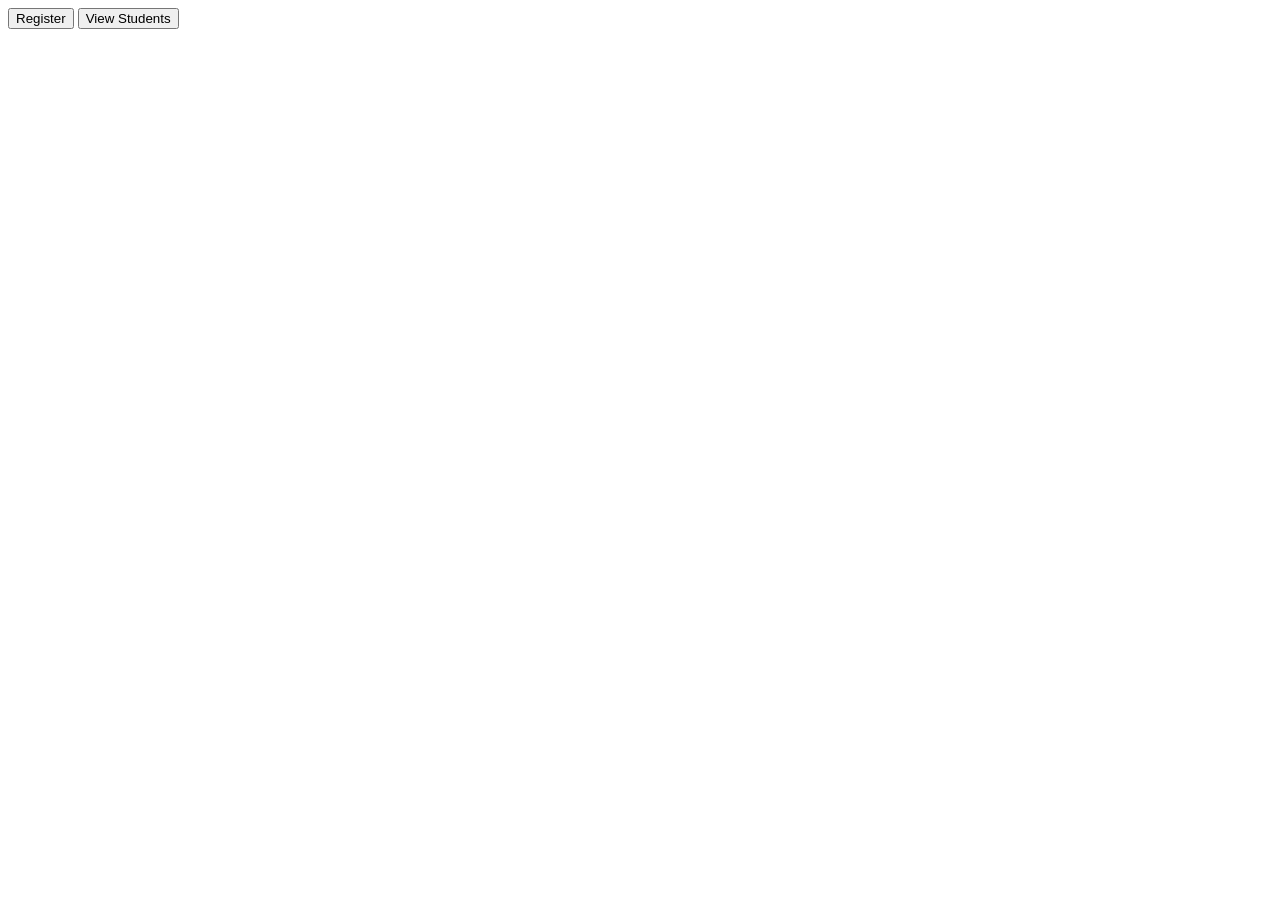
<file: frontend_testing/admin.html>
<!DOCTYPE html>
<html lang="en">
<head>
    <meta charset="UTF-8">
    <meta name="viewport" content="width=device-width, initial-scale=1.0">
    <title>Admin Panel</title>
</head>
<body>
    <button onclick="window.location.href='./user_registration.html'">Register</button>
    <button onclick="window.location.href='./view_students.html'">View Students</button>
</body>
</html>
</file>
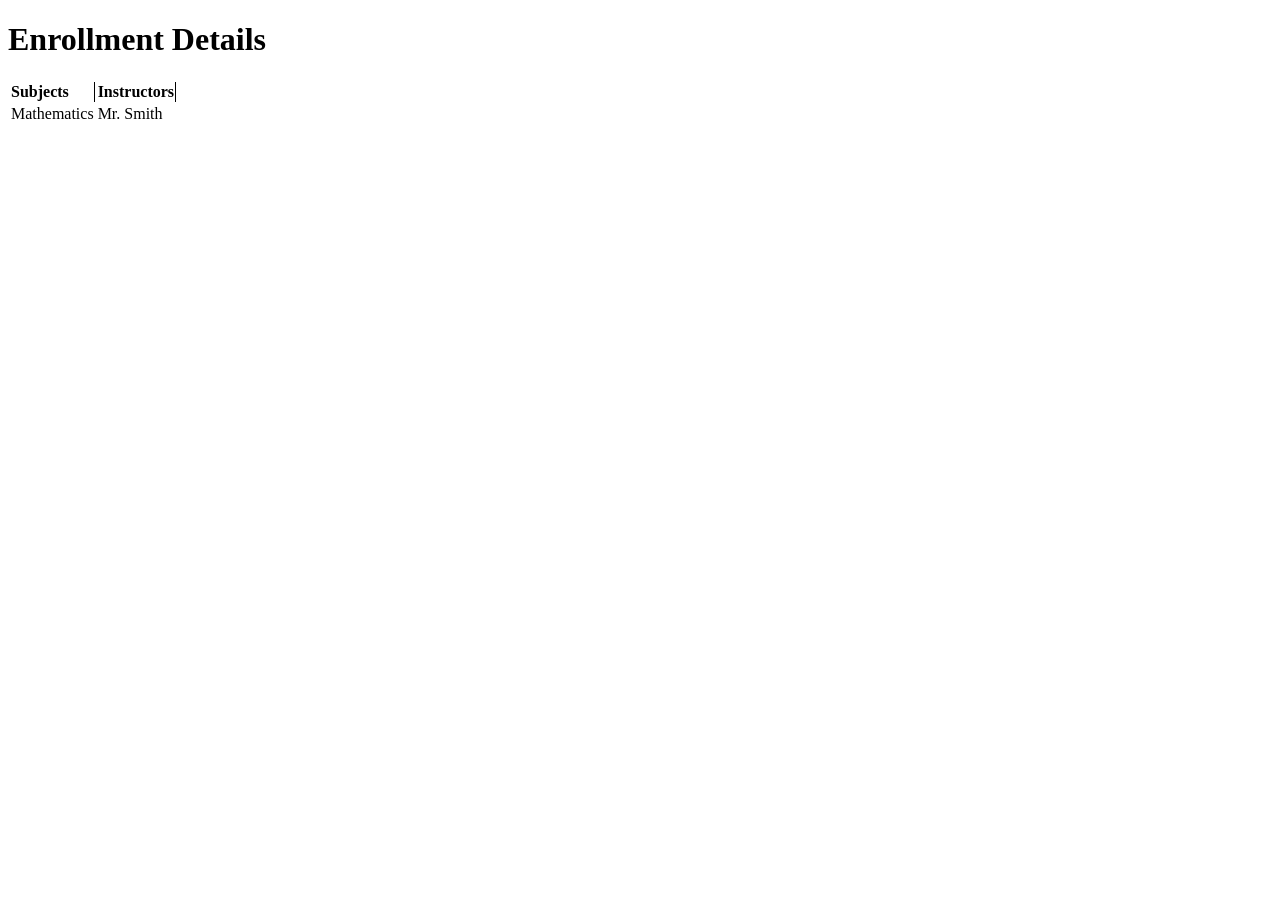
<file: frontend_testing/enrollment_view.html>
<!DOCTYPE html>
<html lang="en">
<head>
    <meta charset="UTF-8">
    <meta name="viewport" content="width=device-width, initial-scale=1.0">
    <title>Enrollment View</title>
</head>
<body>
    <h1>Enrollment Details</h1>
    <table>
        <thead>
            <tr>
                <th style="text-align: start; border-right: 1px solid;">Subjects</th>
                <th style="text-align: start; border-right: 1px solid;">Instructors</th>
            </tr>
        </thead>
        <tbody>
            <tr>
                <td id="subjects">Mathematics</td>
                <td id="instructor">Mr. Smith</td>
            </tr>
        </tbody>
    </table>

<script>
    const API_URL = 'http://127.0.0.1:5000/api/student_panel';

    async function loadEnrollmentData() {
        // 1. Get the token (stored during login)
        const token = localStorage.getItem('token');

        if (!token) {
            alert("No token found! Please log in.");
            return;
        }

        try {
            // 2. Fetch data with the Bearer Token
            const response = await fetch(API_URL, {
                method: 'GET',
                headers: {
                    'Authorization': `Bearer ${token}`,
                    'Content-Type': 'application/json'
                }
            });

            const data = await response.json();

            if (response.ok) {
                const tableBody = document.querySelector('tbody');
                tableBody.innerHTML = ''; // Clear the hardcoded "Mathematics" row

                // 3. Loop through results and build table rows
                data.forEach(item => {
                    const row = `
                        <tr>
                            <td style="border-right: 1px solid;">${item.subject}</td>
                            <td>${item.instructor}</td>
                        </tr>
                    `;
                    tableBody.innerHTML += row;
                });
            } else {
                console.error("Error:", data.message);
                alert("Failed to load data: " + data.message);
            }
        } catch (error) {
            console.error("Fetch Error:", error);
        }
    }

    // Run the function when the page loads
    window.onload = loadEnrollmentData;
</script>
</body>
</html>
</file>
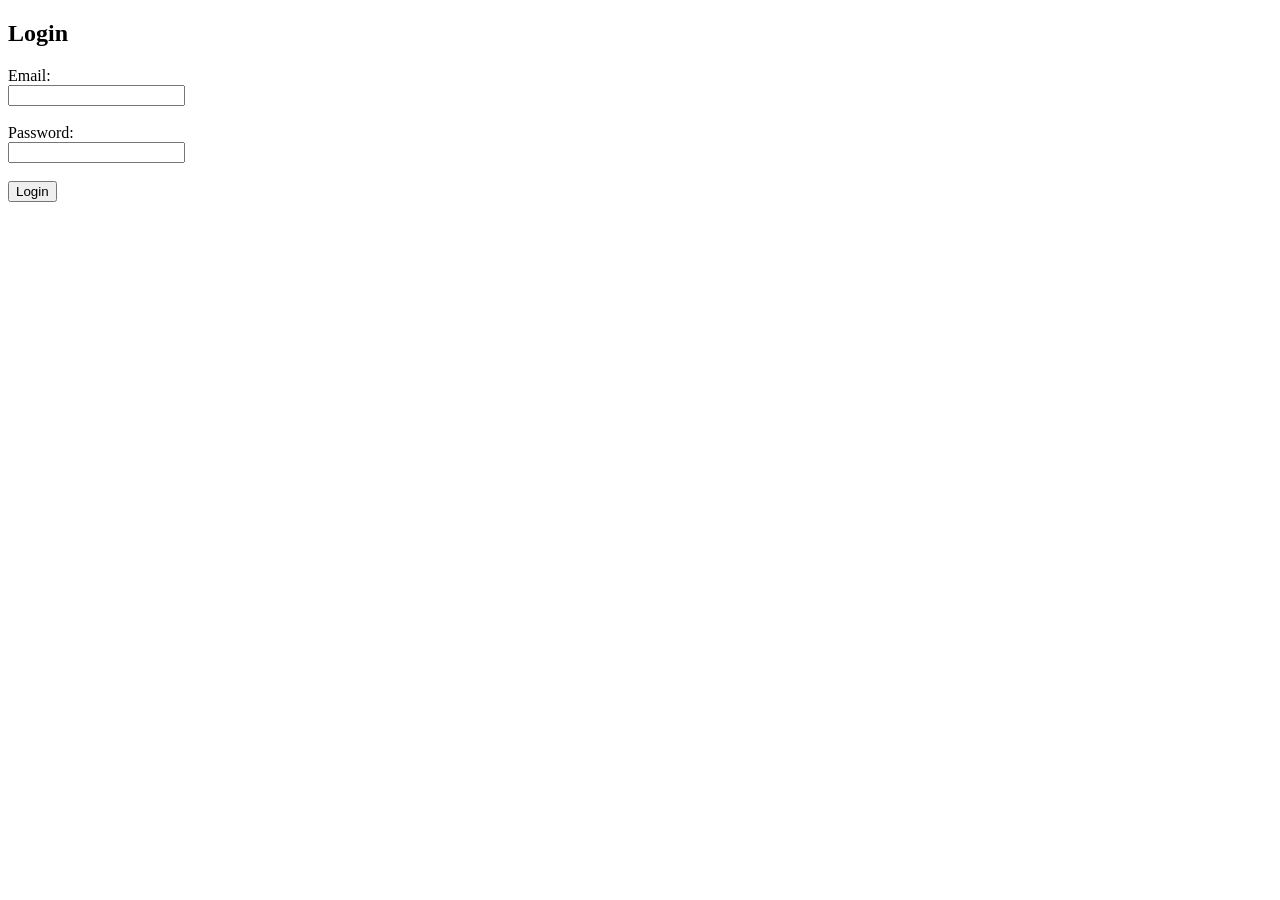
<file: frontend_testing/login.html>
<!DOCTYPE html>
<html lang="en">
<head>
    <meta charset="UTF-8">
    <meta name="viewport" content="width=device-width, initial-scale=1.0">
    <title>Login</title>
</head>
<body>
    <form id="loginForm">
        <h2>Login</h2>
        <label for="email">Email:</label><br>
        <input type="email" id="email" name="email" required><br><br>
        <label for="password">Password:</label><br>
        <input type="password" id="password" name="password" required><br><br>
        <button type="submit">Login</button>
    </form>

    <form id="updatePasswordForm" hidden>
        <h2>Update Password</h2>
        <label for="newPassword">New Password:</label><br>
        <input type="password" id="newPassword" name="newPassword" required><br><br>
        <button type="submit">Update Password</button>
    </form>

<script>
    document.getElementById('loginForm').addEventListener('submit', async function(e) {
        e.preventDefault(); // Prevents the page from refreshing

        const email = document.getElementById('email').value;
        const password = document.getElementById('password').value;
        
        const loginData = {
            email: email,
            password: password
        };
        
        try {
            const response = await fetch('http://127.0.0.1:5000/api/auth/login', {
                method: 'POST',
                headers: {
                    'Content-Type': 'application/json'
                },
                body: JSON.stringify(loginData)
            });

            localStorage.removeItem("userId"); // Clear any existing userId before login
            localStorage.removeItem("firstName");
            localStorage.removeItem("token");
            localStorage.removeItem("email");

            const result = await response.json();

            if (response.ok) {
                alert('Login Successful!');
                // Redirect based on the role your API returns
                student_email = result.email; // Assuming your API returns an email
                localStorage.setItem("email", student_email); // Store email in localStorage
                token = result.token; // Assuming your API returns a token
                localStorage.setItem("token", token); // Store token in localStorage
                firstName = result.first_name; // Assuming your API returns a first_name
                localStorage.setItem("firstName", firstName); // Store firstName in localStorage
                userId = result.user_id; // Assuming your API returns a user_id
                localStorage.setItem("userId", userId); // Store userId in localStorage

                // Check if the password is still temporary
                if (result.is_temporary === 1) {
                    // Show the password change form
                    document.getElementById("loginForm").hidden = true;
                    document.getElementById("updatePasswordForm").hidden = false;
                } else {
                    // Skip the form and go straight to the dashboard
                    window.location.href = './student_panel.html';
                }
            } else {
                alert('Login Failed: ' + result.message);
            }
        } catch (error) {
            console.error('Error:', error);
            alert('Something went wrong with the server.');
        }
    });

// update password form submission
    document.getElementById('updatePasswordForm').addEventListener('submit', async function(e) {
        e.preventDefault(); // Prevents the page from refreshing

        const newPassword = document.getElementById('newPassword').value;
        const userId = localStorage.getItem("userId"); // Get userId from localStorage
        
        const updateData = {
            newPassword: newPassword
        };
        
        try {
            const response = await fetch(`http://127.0.0.1:5000/api/auth/update-password/${userId}`, {
                method: 'PUT',
                headers: {
                    'Content-Type': 'application/json'
                },
                body: JSON.stringify(updateData)
            }); 

            const result = await response.json();
            if (response.ok) {
                alert('Password Updated Successfully!');
                // Redirect to dashboard or another page
                window.location.href = './student_panel.html'; // Redirect to dashboard
            } else {
                alert('Password Update Failed: ' + result.message);
            }} catch (error) {
            console.error('Error:', error);
            alert('Something went wrong with the server.');
        }
    });
</script>

</body>
</html>
</file>
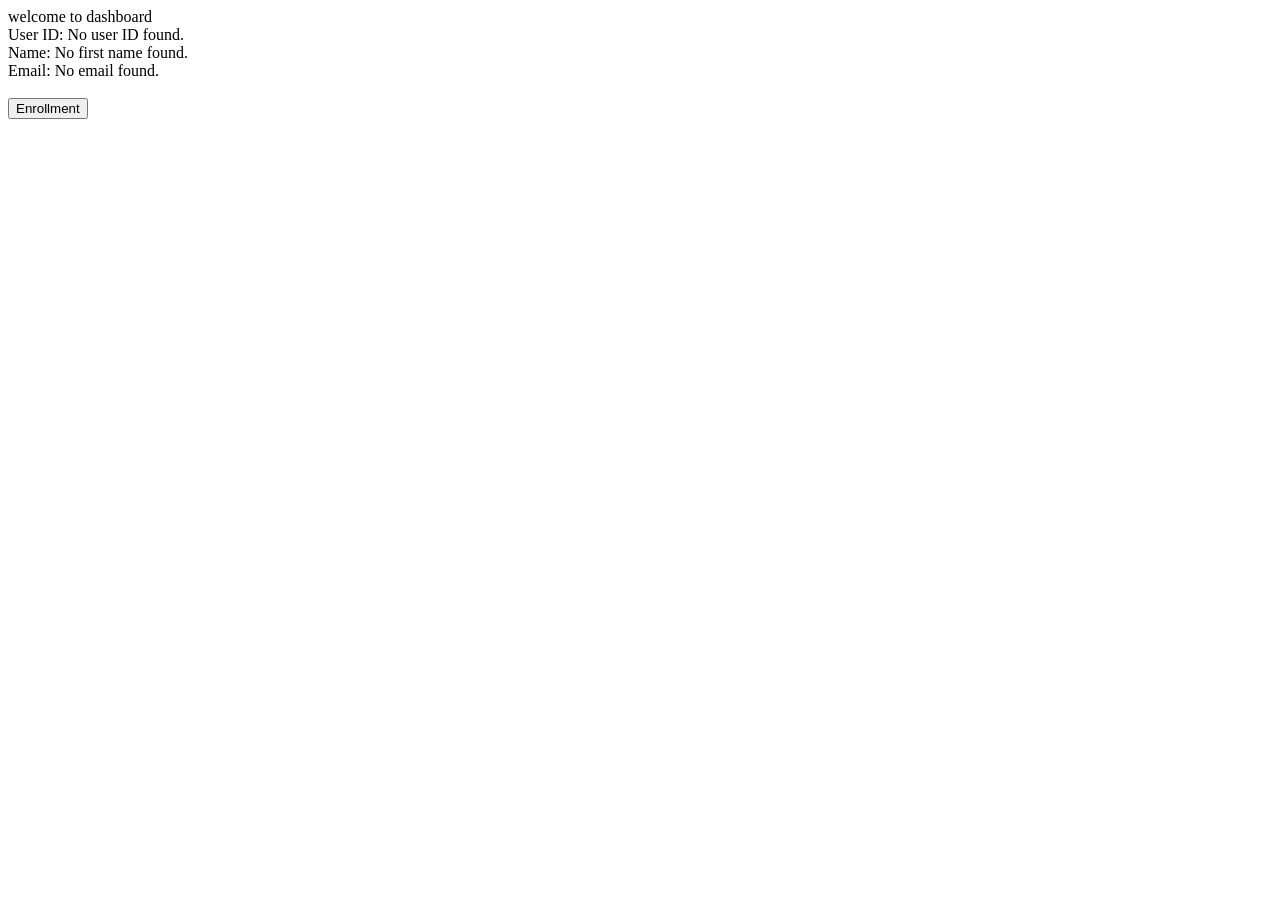
<file: frontend_testing/student_panel.html>
<!DOCTYPE html>
<html lang="en">
<head>
    <meta charset="UTF-8">
    <meta name="viewport" content="width=device-width, initial-scale=1.0">
    <title>Student Panel</title>
</head>
<body>
    welcome to dashboard <br>

    User ID: <span id="userId"></span><br>
    Name: <span id="firstName"></span><br>
    Email: <span id="email"></span><br><br>
    <button onclick="window.location.href='./enrollment_view.html'">Enrollment</button>

<script>
    // Retrieve the user ID from localStorage and display it
    const userId = localStorage.getItem("userId");
    const firstName = localStorage.getItem("firstName");
    const email = localStorage.getItem("email");
    document.getElementById("userId").textContent = userId ? userId : "No user ID found.";
    document.getElementById("firstName").textContent = firstName ? firstName : "No first name found.";
    document.getElementById("email").textContent = email ? email : "No email found.";
</script>
</body>
</html>
</file>
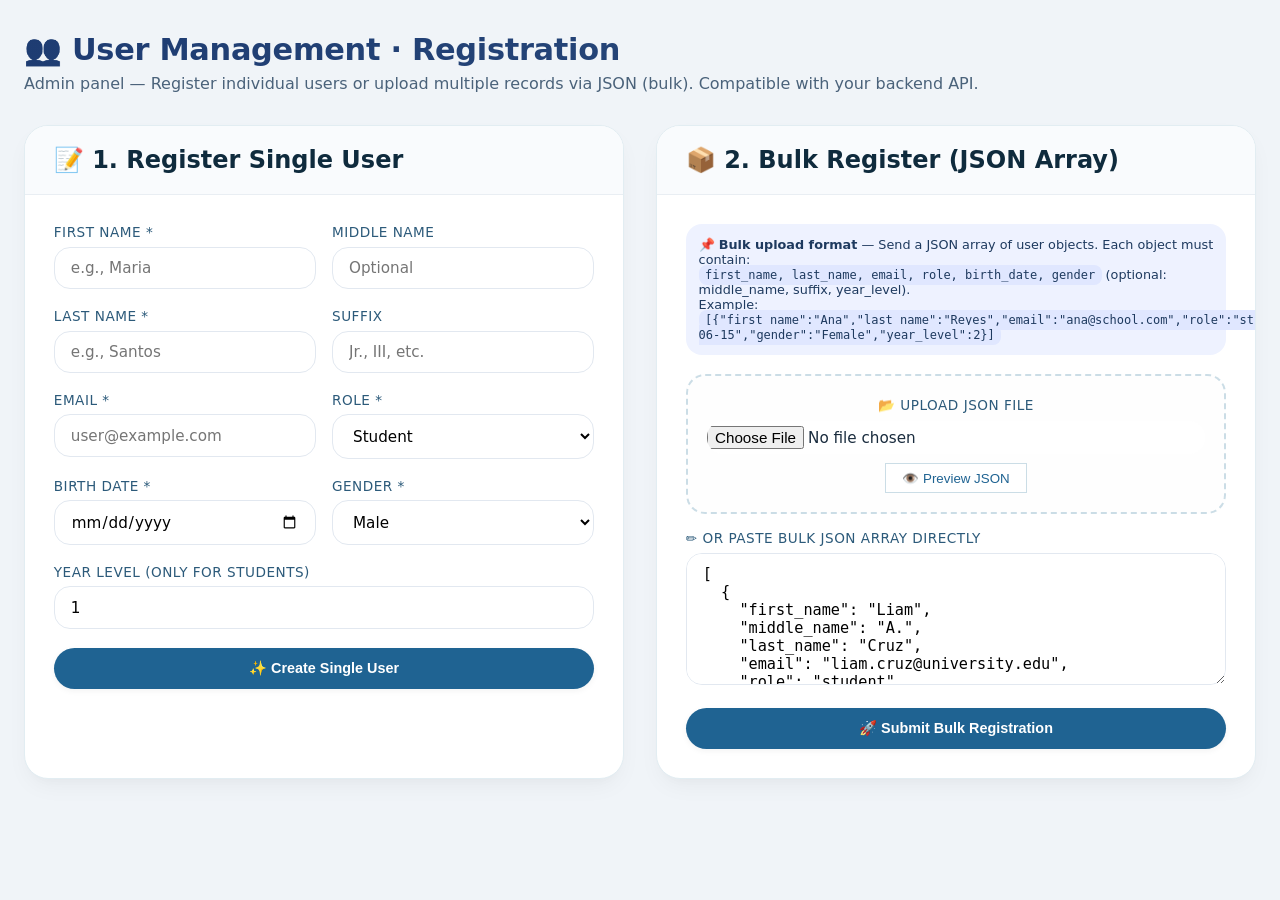
<file: frontend_testing/user_registration.html>
<!DOCTYPE html>
<html lang="en">
<head>
    <meta charset="UTF-8">
    <meta name="viewport" content="width=device-width, initial-scale=1.0, user-scalable=yes">
    <title>User Registration</title>
    <style>
        * {
            margin: 0;
            padding: 0;
            box-sizing: border-box;
        }

        body {
            background: #f0f4f8;
            font-family: 'Inter', system-ui, -apple-system, 'Segoe UI', Roboto, Helvetica, Arial, sans-serif;
            padding: 2rem 1.5rem;
            color: #1a2c3e;
        }

        .container {
            max-width: 1400px;
            margin: 0 auto;
        }

        /* Header */
        .header {
            margin-bottom: 2rem;
        }

        .header h1 {
            font-size: 1.9rem;
            font-weight: 600;
            background: linear-gradient(135deg, #1e3c72, #2b4c7c);
            background-clip: text;
            -webkit-background-clip: text;
            color: transparent;
            letter-spacing: -0.3px;
        }

        .header p {
            color: #4a627a;
            margin-top: 0.4rem;
            font-weight: 400;
        }

        /* Grid layout: two columns */
        .dashboard-grid {
            display: flex;
            flex-wrap: wrap;
            gap: 2rem;
        }

        .card {
            background: white;
            border-radius: 1.5rem;
            box-shadow: 0 10px 25px -5px rgba(0, 0, 0, 0.05), 0 8px 10px -6px rgba(0, 0, 0, 0.02);
            transition: all 0.2s ease;
            overflow: hidden;
            flex: 1;
            min-width: 320px;
            border: 1px solid #e2edf2;
        }

        .card:hover {
            box-shadow: 0 20px 30px -12px rgba(0, 0, 0, 0.1);
        }

        .card-header {
            background: #f9fbfd;
            padding: 1.25rem 1.8rem;
            border-bottom: 1px solid #e9eef3;
        }

        .card-header h2 {
            font-size: 1.5rem;
            font-weight: 600;
            display: flex;
            align-items: center;
            gap: 0.5rem;
            color: #0f2b3d;
        }

        .card-header h2 i {
            font-weight: 400;
            font-size: 1.6rem;
        }

        .card-body {
            padding: 1.8rem;
        }

        /* Form styling */
        .form-group {
            margin-bottom: 1.2rem;
        }

        label {
            display: block;
            font-weight: 500;
            font-size: 0.85rem;
            text-transform: uppercase;
            letter-spacing: 0.5px;
            color: #2c5a7a;
            margin-bottom: 0.4rem;
        }

        input, select, textarea {
            width: 100%;
            padding: 0.7rem 1rem;
            font-size: 0.95rem;
            border: 1.5px solid #e2e8f0;
            border-radius: 1rem;
            background: #ffffff;
            transition: 0.2s;
            font-family: inherit;
        }

        input:focus, select:focus, textarea:focus {
            outline: none;
            border-color: #2c7da0;
            box-shadow: 0 0 0 3px rgba(44, 125, 160, 0.2);
        }

        .row-2col {
            display: grid;
            grid-template-columns: 1fr 1fr;
            gap: 1rem;
        }

        .btn {
            border: none;
            background: #1e4a6e;
            color: white;
            font-weight: 600;
            padding: 0.75rem 1.2rem;
            border-radius: 2rem;
            font-size: 0.9rem;
            cursor: pointer;
            transition: all 0.2s;
            display: inline-flex;
            align-items: center;
            justify-content: center;
            gap: 0.5rem;
            width: 100%;
        }

        .btn-primary {
            background: #1f6392;
            box-shadow: 0 2px 6px rgba(0, 0, 0, 0.05);
        }

        .btn-primary:hover {
            background: #0f4b6e;
            transform: translateY(-1px);
        }

        .btn-outline {
            background: white;
            border: 1.5px solid #cbdde6;
            color: #1f6392;
        }

        .btn-outline:hover {
            background: #f0f6fa;
            border-color: #7f9eb5;
        }

        .response-area {
            margin-top: 1.5rem;
            background: #f8fafc;
            border-radius: 1rem;
            padding: 1rem;
            font-size: 0.85rem;
            font-family: 'SF Mono', 'Menlo', monospace;
            border-left: 4px solid #2c7da0;
            max-height: 320px;
            overflow-y: auto;
            white-space: pre-wrap;
            word-break: break-word;
        }

        .bulk-hint {
            background: #eef2ff;
            padding: 0.8rem;
            border-radius: 1rem;
            margin-bottom: 1.2rem;
            font-size: 0.8rem;
            color: #1e3a5f;
        }

        .bulk-hint code {
            background: #e0e7ff;
            padding: 0.2rem 0.4rem;
            border-radius: 8px;
            font-size: 0.75rem;
        }

        .file-zone {
            border: 2px dashed #cbdde6;
            border-radius: 1.2rem;
            padding: 1.2rem;
            text-align: center;
            margin-bottom: 1rem;
            background: #fefefe;
        }

        hr {
            margin: 1rem 0;
            border: 0;
            height: 1px;
            background: linear-gradient(to right, #e2e8f0, transparent);
        }

        .badge {
            background: #e6f4ea;
            color: #2b6e3c;
            padding: 0.2rem 0.6rem;
            border-radius: 20px;
            font-size: 0.7rem;
            font-weight: 500;
        }

        @media (max-width: 880px) {
            body {
                padding: 1rem;
            }
        }
    </style>
</head>
<body>
<div class="container">
    <div class="header">
        <h1>👥 User Management · Registration</h1>
        <p>Admin panel — Register individual users or upload multiple records via JSON (bulk). Compatible with your backend API.</p>
    </div>

    <div class="dashboard-grid">
        <!-- SINGLE REGISTRATION CARD -->
        <div class="card">
            <div class="card-header">
                <h2>📝 1. Register Single User</h2>
            </div>
            <div class="card-body">
                <form id="singleUserForm">
                    <div class="row-2col">
                        <div class="form-group">
                            <label>First name *</label>
                            <input type="text" id="first_name" placeholder="e.g., Maria" required>
                        </div>
                        <div class="form-group">
                            <label>Middle name</label>
                            <input type="text" id="middle_name" placeholder="Optional">
                        </div>
                    </div>
                    <div class="row-2col">
                        <div class="form-group">
                            <label>Last name *</label>
                            <input type="text" id="last_name" placeholder="e.g., Santos" required>
                        </div>
                        <div class="form-group">
                            <label>Suffix</label>
                            <input type="text" id="suffix" placeholder="Jr., III, etc.">
                        </div>
                    </div>
                    <div class="row-2col">
                        <div class="form-group">
                            <label>Email *</label>
                            <input type="email" id="email" placeholder="user@example.com" required>
                        </div>
                        <div class="form-group">
                            <label>Role *</label>
                            <select id="role" required>
                                <option value="student">Student</option>
                                <option value="instructor">Instructor</option>
                            </select>
                        </div>
                    </div>
                    <div class="row-2col">
                        <div class="form-group">
                            <label>Birth date *</label>
                            <input type="date" id="birth_date" required>
                        </div>
                        <div class="form-group">
                            <label>Gender *</label>
                            <select id="gender" required>
                                <option value="Male">Male</option>
                                <option value="Female">Female</option>
                                <option value="Other">Other</option>
                            </select>
                        </div>
                    </div>
                    <div class="form-group">
                        <label>Year level (only for students)</label>
                        <input type="number" id="year_level" placeholder="1,2,3,4" value="1">
                    </div>
                    <button type="submit" class="btn btn-primary">✨ Create Single User</button>
                </form>
                <div id="singleResponse" class="response-area" style="display: none;"></div>
            </div>
        </div>

        <!-- BULK REGISTRATION CARD -->
        <div class="card">
            <div class="card-header">
                <h2>📦 2. Bulk Register (JSON Array)</h2>
            </div>
            <div class="card-body">
                <div class="bulk-hint">
                    📌 <strong>Bulk upload format</strong> — Send a JSON array of user objects. Each object must contain:<br>
                    <code>first_name, last_name, email, role, birth_date, gender</code> (optional: middle_name, suffix, year_level).<br>
                    Example: <code>[{"first_name":"Ana","last_name":"Reyes","email":"ana@school.com","role":"student","birth_date":"2005-06-15","gender":"Female","year_level":2}]</code>
                </div>
                <div class="file-zone">
                    <label style="display: inline-block; margin-bottom: 0.5rem;">📂 Upload JSON file</label>
                    <input type="file" id="bulkJsonFile" accept=".json" style="border: none; padding: 0.3rem 0;">
                    <div style="margin-top: 0.6rem;">
                        <button type="button" id="previewBulkBtn" class="btn-outline" style="width: auto; padding: 0.4rem 1rem;">👁️ Preview JSON</button>
                    </div>
                </div>
                <div class="form-group">
                    <label>✏️ Or paste bulk JSON array directly</label>
                    <textarea id="bulkJsonRaw" rows="6" placeholder='[
  {
    "first_name": "John",
    "last_name": "Doe",
    "email": "john.doe@example.com",
    "role": "student",
    "birth_date": "2000-01-01",
    "gender": "Male",
    "year_level": 2
  }
]' style="font-family: monospace;"></textarea>
                </div>
                <button id="submitBulkBtn" class="btn btn-primary">🚀 Submit Bulk Registration</button>
                <div id="bulkResponse" class="response-area" style="display: none;"></div>
            </div>
        </div>
    </div>
</div>

<script>
    // ========================
    // CONFIGURATION: Backend API endpoint
    // ========================
    // !!! CHANGE THIS TO YOUR ACTUAL API URL (the /auth/register endpoint)
    const API_REGISTER_URL = 'http://127.0.0.1:5000/api/auth/register';   // Replace with your backend base + endpoint
    // Example: 'https://yourdomain.com/api/auth/register'  or relative path if served same origin

    // Helper: Show response in designated container
    function showResponse(containerId, data, isError = false) {
        const container = document.getElementById(containerId);
        container.style.display = 'block';
        let prettyHtml = '';
        if (isError) {
            prettyHtml = `<div style="color:#b91c1c; border-left-color:#b91c1c;"><strong>⚠️ Error</strong><br>${escapeHtml(typeof data === 'string' ? data : JSON.stringify(data, null, 2))}</div>`;
        } else {
            prettyHtml = `<div style="color:#14532d;"><strong>✅ Server Response</strong><br><pre style="margin-top:6px; background:#f1f5f9; padding:8px; border-radius:10px; overflow-x:auto;">${escapeHtml(typeof data === 'string' ? data : JSON.stringify(data, null, 2))}</pre></div>`;
        }
        container.innerHTML = prettyHtml;
        // auto scroll into view
        container.scrollIntoView({ behavior: 'smooth', block: 'nearest' });
    }

    function escapeHtml(str) {
        if (!str) return '';
        return str.replace(/[&<>]/g, function(m) {
            if (m === '&') return '&amp;';
            if (m === '<') return '&lt;';
            if (m === '>') return '&gt;';
            return m;
        }).replace(/[\uD800-\uDBFF][\uDC00-\uDFFF]/g, function(c) {
            return c;
        });
    }

    // Helper: Send POST request to API
    async function sendRegisterRequest(payload, isBulk = false) {
        try {
            const response = await fetch(API_REGISTER_URL, {
                method: 'POST',
                headers: {
                    'Content-Type': 'application/json',
                },
                body: JSON.stringify(payload)
            });
            let responseData;
            const contentType = response.headers.get('content-type');
            if (contentType && contentType.includes('application/json')) {
                responseData = await response.json();
            } else {
                responseData = { message: await response.text() || 'Unexpected server response' };
            }
            return { ok: response.ok, status: response.status, data: responseData };
        } catch (err) {
            return { ok: false, status: 0, data: { message: 'Network error: Could not reach API. Check CORS or endpoint URL.', error: err.message } };
        }
    }

    // ========== SINGLE USER HANDLER ==========
    document.getElementById('singleUserForm').addEventListener('submit', async (e) => {
        e.preventDefault();
        const singleResponseDiv = document.getElementById('singleResponse');
        singleResponseDiv.style.display = 'none';

        // gather fields
        const first_name = document.getElementById('first_name').value.trim();
        const middle_name = document.getElementById('middle_name').value.trim();
        const last_name = document.getElementById('last_name').value.trim();
        const suffix = document.getElementById('suffix').value.trim() || "";
        const email = document.getElementById('email').value.trim();
        const role = document.getElementById('role').value;
        const birth_date = document.getElementById('birth_date').value;
        const gender = document.getElementById('gender').value;
        let year_level = document.getElementById('year_level').value;
        
        if (!first_name || !last_name || !email || !birth_date || !gender) {
            showResponse('singleResponse', { message: 'Please fill all required fields (*).' }, true);
            return;
        }
        if (role === 'student' && (!year_level || isNaN(year_level))) year_level = 0;
        
        const singlePayload = {
            first_name,
            middle_name,
            last_name,
            suffix,
            email,
            role,
            birth_date,
            gender,
            year_level: role === 'student' ? parseInt(year_level) || 0 : undefined
        };
        // Remove undefined year_level for instructor to keep payload clean
        if (role !== 'student') delete singlePayload.year_level;

        // Disable button during request
        const submitBtn = e.target.querySelector('button[type="submit"]');
        const originalText = submitBtn.innerText;
        submitBtn.innerText = '⏳ Creating...';
        submitBtn.disabled = true;

        const result = await sendRegisterRequest(singlePayload, false);
        submitBtn.innerText = originalText;
        submitBtn.disabled = false;

        if (result.ok) {
            showResponse('singleResponse', result.data, false);
            // Optionally reset form? Not resetting by default, but user can refresh manually.
            if (result.status === 201) {
                // lightly clear password hint: but just show success
                document.getElementById('singleUserForm').reset();
                // set default year level after reset
                document.getElementById('year_level').value = '1';
                document.getElementById('role').value = 'student';
            }
        } else {
            showResponse('singleResponse', result.data || { message: 'Request failed', status: result.status }, true);
        }
    });

    // ========== BULK HANDLER ==========
    const bulkRawTextarea = document.getElementById('bulkJsonRaw');
    const fileInput = document.getElementById('bulkJsonFile');
    const previewBtn = document.getElementById('previewBulkBtn');
    const submitBulkBtn = document.getElementById('submitBulkBtn');
    const bulkResponseDiv = document.getElementById('bulkResponse');

    // Helper: parse and validate JSON array
    function parseBulkJson(rawJsonString) {
        try {
            let parsed = JSON.parse(rawJsonString);
            if (!Array.isArray(parsed)) {
                return { valid: false, error: 'Root element must be a JSON array (list of users).' };
            }
            if (parsed.length === 0) {
                return { valid: false, error: 'Array is empty. Provide at least one user object.' };
            }
            // basic check for required fields per object (we will let backend validate fully, but client hint)
            for (let i = 0; i < parsed.length; i++) {
                const user = parsed[i];
                const required = ['first_name', 'last_name', 'email', 'role', 'birth_date', 'gender'];
                const missing = required.filter(field => !user[field] || String(user[field]).trim() === '');
                if (missing.length) {
                    return { valid: false, error: `User at index ${i} missing required fields: ${missing.join(', ')}` };
                }
                if (user.role !== 'student' && user.role !== 'instructor') {
                    return { valid: false, error: `User at index ${i} has invalid role: "${user.role}". Must be "student" or "instructor".` };
                }
            }
            return { valid: true, data: parsed };
        } catch (err) {
            return { valid: false, error: `Invalid JSON: ${err.message}` };
        }
    }

    // Preview file content into textarea
    previewBtn.addEventListener('click', () => {
        const file = fileInput.files[0];
        if (!file) {
            showResponse('bulkResponse', { message: 'Please select a JSON file first.' }, true);
            return;
        }
        const reader = new FileReader();
        reader.onload = function(evt) {
            const content = evt.target.result;
            bulkRawTextarea.value = content;
            // optional: validate preview
            const validation = parseBulkJson(content);
            if (!validation.valid) {
                showResponse('bulkResponse', { message: `⚠️ Preview validation warning: ${validation.error}` }, true);
            } else {
                showResponse('bulkResponse', { message: `✅ JSON looks valid! ${validation.data.length} user(s) ready.` }, false);
            }
        };
        reader.onerror = function() {
            showResponse('bulkResponse', { message: 'Failed to read file.' }, true);
        };
        reader.readAsText(file, 'UTF-8');
    });

    // Submit bulk registration
    submitBulkBtn.addEventListener('click', async () => {
        bulkResponseDiv.style.display = 'none';
        let rawJson = bulkRawTextarea.value.trim();
        if (!rawJson) {
            showResponse('bulkResponse', { message: 'Please provide bulk JSON data (either paste or upload file).' }, true);
            return;
        }
        const validation = parseBulkJson(rawJson);
        if (!validation.valid) {
            showResponse('bulkResponse', { message: `Invalid bulk data: ${validation.error}` }, true);
            return;
        }
        const bulkPayload = validation.data;  // array of user objects

        // disable button to avoid double submit
        submitBulkBtn.disabled = true;
        const originalBtnText = submitBulkBtn.innerText;
        submitBulkBtn.innerText = '⏳ Processing bulk...';

        const result = await sendRegisterRequest(bulkPayload, true);
        submitBulkBtn.disabled = false;
        submitBulkBtn.innerText = originalBtnText;

        if (result.ok) {
            // Backend returns detailed info: saved_accounts, duplicate_users, invalid_emails, failed_records
            showResponse('bulkResponse', result.data, false);
            // If server returns 201 or 200 we display summary
            if (result.data && result.data.saved_accounts) {
                const savedCount = result.data.saved_accounts.length;
                const duplicateCount = result.data.duplicate_users?.length || 0;
                const invalidCount = result.data.invalid_emails?.length || 0;
                const failedCount = result.data.failed_records?.length || 0;
                // optional extra message
                const summaryMsg = `📊 Summary: ${savedCount} created, ${duplicateCount} duplicate users, ${invalidCount} invalid emails, ${failedCount} other failures.`;
                const existingDiv = document.getElementById('bulkResponse');
                const extraSpan = document.createElement('div');
                extraSpan.style.marginTop = '8px';
                extraSpan.style.fontWeight = '500';
                extraSpan.innerHTML = summaryMsg;
                if (!existingDiv.querySelector('.summary-custom')) {
                    const summaryDiv = document.createElement('div');
                    summaryDiv.className = 'summary-custom';
                    summaryDiv.style.background = '#eef2ff';
                    summaryDiv.style.padding = '6px 10px';
                    summaryDiv.style.borderRadius = '12px';
                    summaryDiv.style.marginTop = '10px';
                    summaryDiv.innerHTML = summaryMsg;
                    existingDiv.appendChild(summaryDiv);
                }
            }
        } else {
            showResponse('bulkResponse', result.data || { message: 'Bulk registration failed. Check server logs.' }, true);
        }
    });

    // Additional helper: if file selected & textarea empty, auto read? optional, but we keep preview explicit.
    // Also add sample prefill for demo convenience (example)
    const exampleBulk = `[
  {
    "first_name": "Liam",
    "middle_name": "A.",
    "last_name": "Cruz",
    "email": "liam.cruz@university.edu",
    "role": "student",
    "birth_date": "2002-07-19",
    "gender": "Male",
    "year_level": 3,
    "suffix": ""
  },
  {
    "first_name": "Emma",
    "last_name": "Rivera",
    "email": "emma.rivera@college.edu",
    "role": "instructor",
    "birth_date": "1990-11-02",
    "gender": "Female"
  }
]`;
    // optional: prefill only if textarea is empty (non-intrusive)
    if (!bulkRawTextarea.value.trim()) {
        bulkRawTextarea.value = exampleBulk;
    }
    // also add note for API endpoint: in case of missing backend URL, user can update variable.
    if (API_REGISTER_URL === '/api/auth/register') {
        const styleWarn = document.createElement('div');
        styleWarn.style.background = '#fff3cd';
        styleWarn.style.borderRadius = '12px';
        styleWarn.style.padding = '0.6rem 1rem';
        styleWarn.style.marginBottom = '1rem';
        styleWarn.style.fontSize = '0.8rem';
        styleWarn.style.border = '1px solid #ffe0a3';
        styleWarn.innerHTML = '🔧 <strong>Configuration note:</strong> The API endpoint is set to <code>/api/auth/register</code>. Update the <code>API_REGISTER_URL</code> variable in script if your backend runs on a different path/domain.';
        document.querySelector('.container').insertBefore(styleWarn, document.querySelector('.dashboard-grid'));
    }
</script>
</body>
</html>
</file>
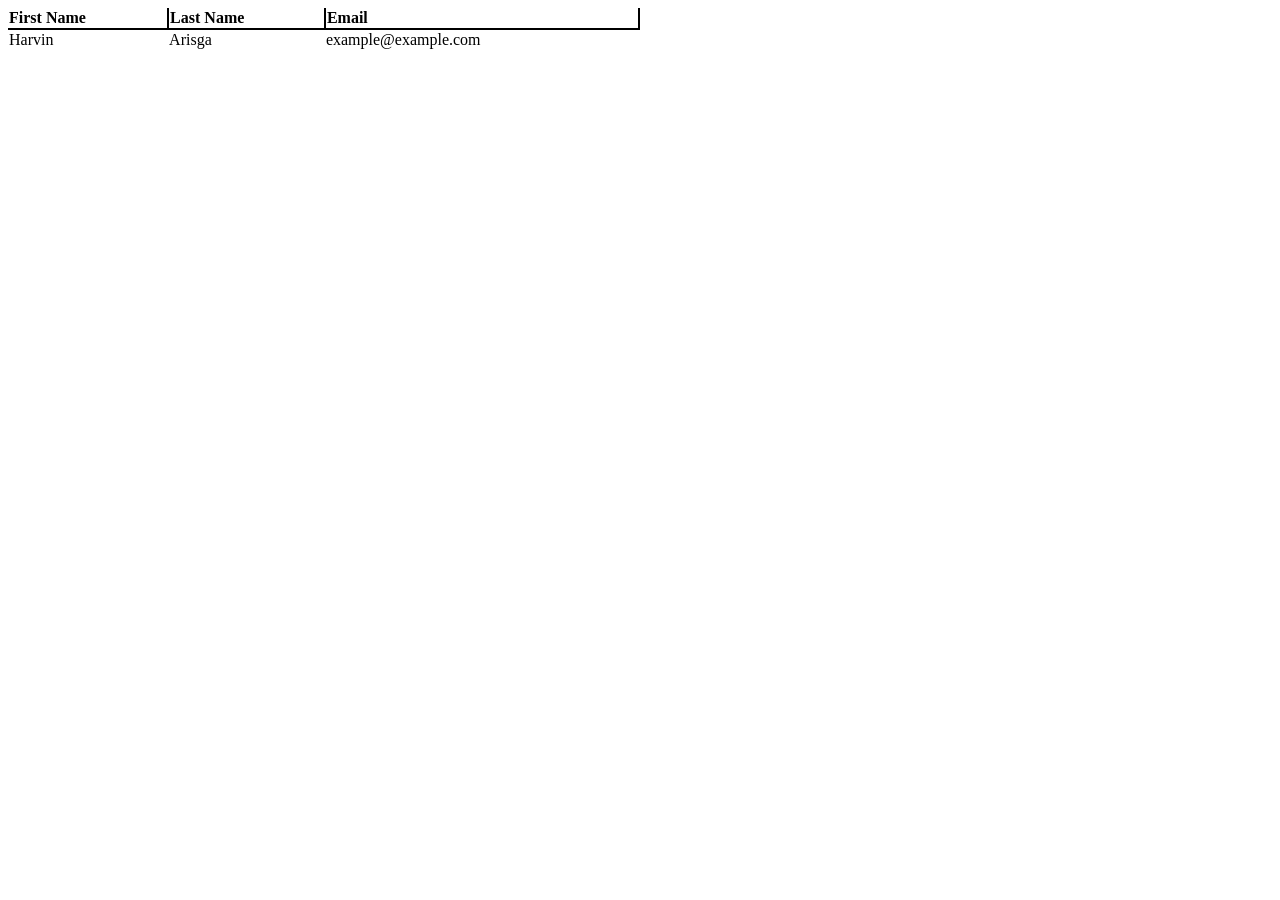
<file: frontend_testing/view_students.html>
<!DOCTYPE html>
<html lang="en">
<head>
    <meta charset="UTF-8">
    <meta name="viewport" content="width=device-width, initial-scale=1.0">
    <title>View Students</title>
</head>
<body>
<table style="border-collapse: collapse; width: 50%;">
    <thead>
        <tr style="border-bottom: 2px solid black;">
            <th style="text-align: left; border-right: 2px solid black;">First Name</th>
            <th style="text-align: left; border-right: 2px solid black;">Last Name</th>
            <th style="text-align: left; border-right: 2px solid black;">Email</th>
        </tr>
    </thead>
        <tbody>
            <tr>
                <td id="firstName">Harvin</td>
                <td id="lastName">Arisga</td>
                <td id="email">example@example.com</td>
            </tr>
        </tbody>
    </table>

<script>
// 1. Define the API endpoint (URL) you want to get data from
const API_URL = 'http://127.0.0.1:5000/api/users';

// 2. Create an async function to handle the fetching and rendering
async function loadTableData() {
    try {
        // 3. Fetch data from the API
        const response = await fetch(API_URL);
        
        // 4. Convert the raw response into a usable JSON object (array of people)
        const people = await response.json();

        // 5. Select the table body from your HTML
        const tableBody = document.querySelector("table tbody");

        // 6. Clear any existing placeholder rows
        tableBody.innerHTML = "";

        // 7. Loop through the API data and create a row for each person
        people.forEach(person => {
            const row = document.createElement("tr");
            
            // Keep your style consistent with the header
            row.style.borderBottom = "2px solid black";

            // Note: Map the API keys (like 'name' or 'email') to your columns
            row.innerHTML = `
                <td style="text-align: left; border-right: 2px solid black; padding: 10px;">${person.first_name}</td>
                <td style="text-align: left; border-right: 2px solid black; padding: 10px;">${person.last_name}</td>
                <td style="text-align: left; border-right: 2px solid black; padding: 10px;">${person.email}</td>
            `;

            // 8. Add the new row to your table
            tableBody.appendChild(row);
        });
    } catch (error) {
        // 9. Log any errors (like network issues) to the console
        console.error("Error fetching data:", error);
    }
}

// 10. Call the function to start the process
loadTableData();

</script>
</body>
</html>
</file>
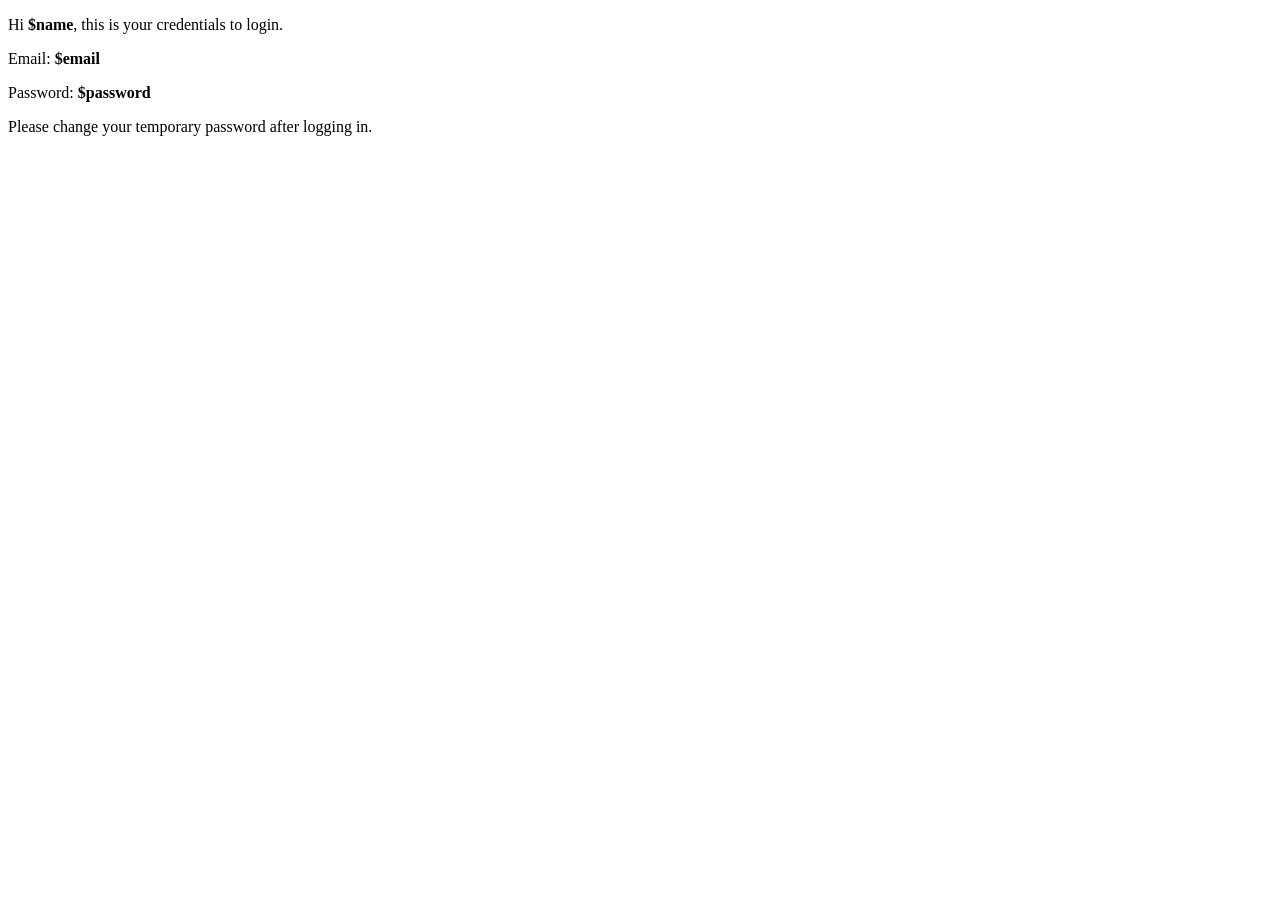
<file: app/templates/emails/email_template.html>
<!DOCTYPE html>
<html lang="en">
<head>
</head>
<body>
    <p>Hi <strong>$name</strong>,
        this is your credentials to login.</p>
    <p>Email: <strong>$email</strong></p>
    <p>Password: <strong>$password</strong></p>

    <p>Please change your temporary password after logging in.</p>
        
</body>
</html>
</file>
